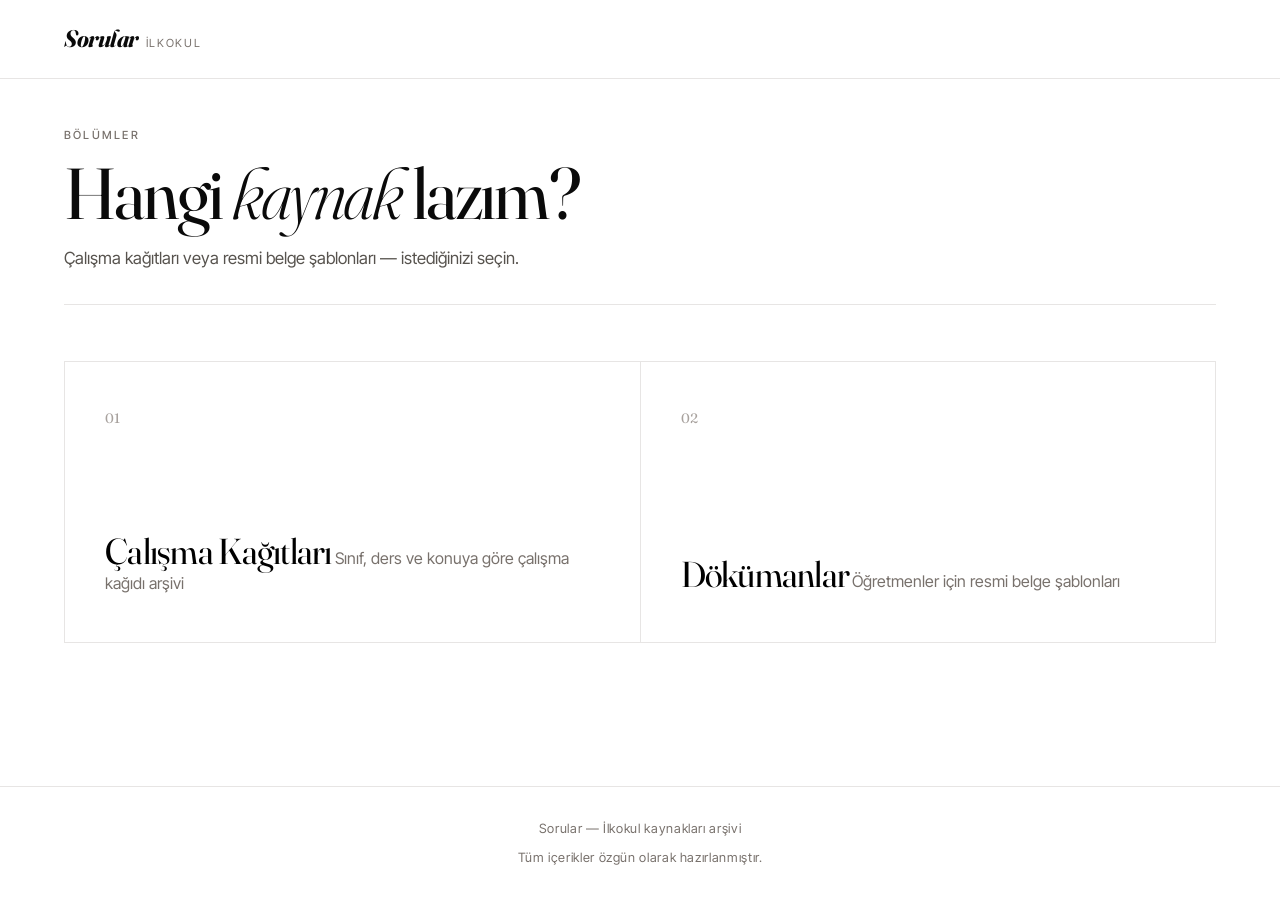
<file: index.html>
<!DOCTYPE html>
<html lang="tr">
<head>
  <meta charset="UTF-8">
  <meta name="viewport" content="width=device-width, initial-scale=1.0">
  <meta name="description" content="İlkokul öğretmenleri için çalışma kağıtları ve resmi belge şablonları arşivi.">
  <meta name="theme-color" content="#0a0a0a">
  <link rel="manifest" href="manifest.json">
  <link rel="icon" type="image/svg+xml" href="icons/favicon.svg">
  <title>Sorular — İlkokul kaynakları</title>
  <link rel="stylesheet" href="css/stil.css">
</head>
<body>
  <header class="ust-bar">
    <div class="ust-bar-icerik">
      <a href="index.html" class="logo">Sorular<span class="logo-alt">İlkokul</span></a>
    </div>
  </header>

  <main class="ana">
    <div class="sayfa-baslik">
      <div class="kucuk-etiket" id="sayfa-etiket">Bölümler</div>
      <h1 class="buyuk-baslik" id="sayfa-baslik">
        Hangi <em>kaynak</em> lazım?
      </h1>
      <p class="alt-baslik" id="sayfa-alt-baslik">
        Çalışma kağıtları veya resmi belge şablonları — istediğinizi seçin.
      </p>
    </div>

    <div class="kart-grid kolon-2" id="kart-kapsayici">
      <div class="yukleniyor">Yükleniyor…</div>
    </div>
  </main>

  <footer class="alt-bilgi">
    <div class="alt-bilgi-icerik">
      <p>Sorular — İlkokul kaynakları arşivi</p>
      <p>Tüm içerikler özgün olarak hazırlanmıştır.</p>
    </div>
  </footer>

  <script src="js/uygulama.js"></script>
  <script>anaSayfayiYukle();</script>
  <!-- Cloudflare Web Analytics --><script defer src='https://static.cloudflareinsights.com/beacon.min.js' data-cf-beacon='{"token": "ec6e29afdb5e4013ab05e519f7149c2c"}'></script><!-- End Cloudflare Web Analytics -->
</body>
</html>
</file>
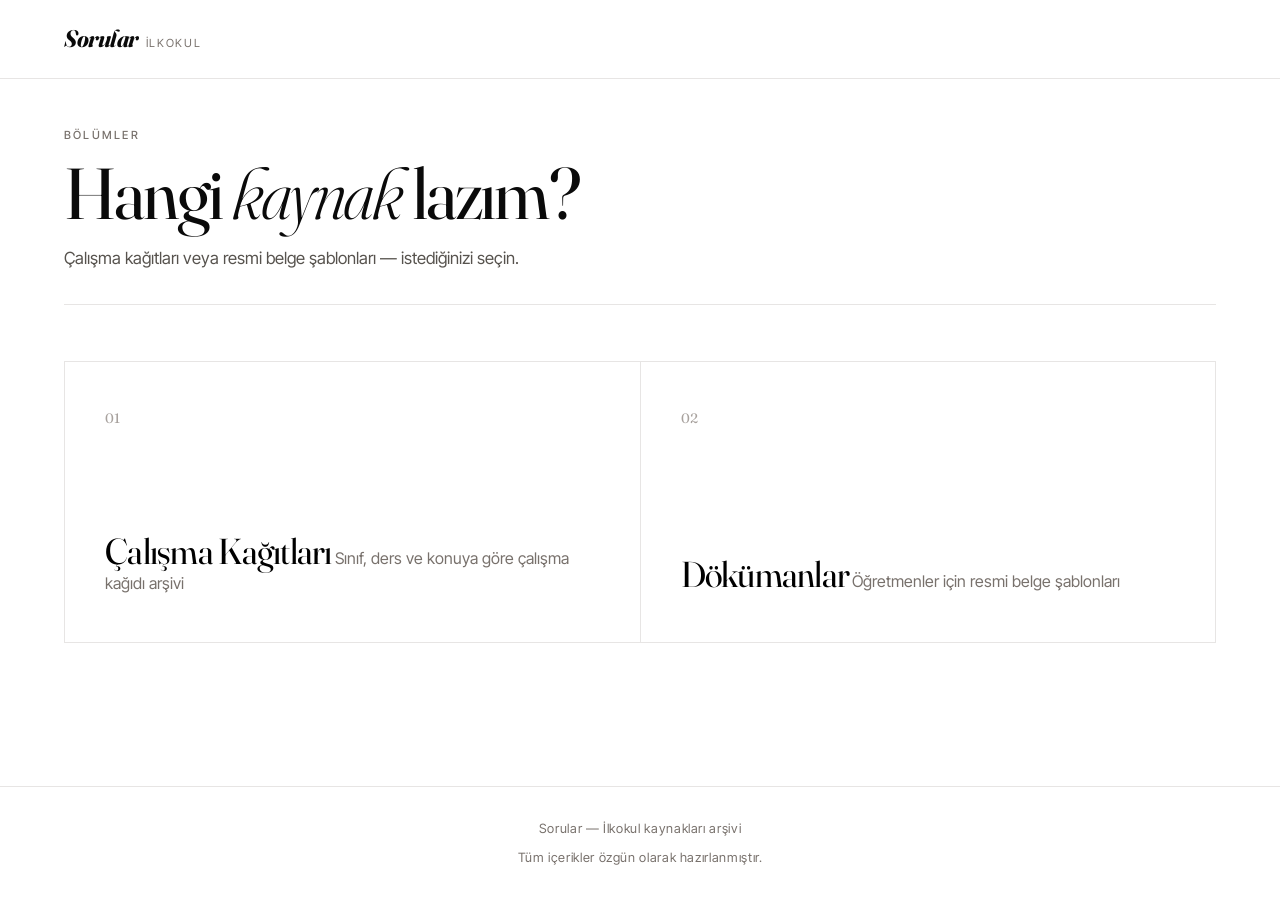
<file: alt-konu.html>
<!DOCTYPE html>
<html lang="tr">
<head>
  <meta charset="UTF-8">
  <meta name="viewport" content="width=device-width, initial-scale=1.0">
  <meta name="theme-color" content="#0a0a0a">
  <link rel="manifest" href="manifest.json">
  <link rel="icon" type="image/svg+xml" href="icons/favicon.svg">
  <title>Alt Konu — Kağıt</title>
  <link rel="stylesheet" href="css/stil.css">
</head>
<body>
  <header class="ust-bar">
    <div class="ust-bar-icerik">
      <a href="index.html" class="logo">Sorular<span class="logo-alt">İlkokul</span></a>
    </div>
  </header>

  <main class="ana">
    <a href="index.html" class="geri" id="geri-link">Konulara dön</a>

    <div class="sayfa-baslik">
      <div class="kucuk-etiket" id="sayfa-etiket">Alt Konular</div>
      <h1 class="buyuk-baslik" id="sayfa-baslik"><em>Yükleniyor…</em></h1>
      <p class="alt-baslik" id="sayfa-alt-baslik"></p>
    </div>

    <div class="kart-grid kolon-3" id="kart-kapsayici">
      <div class="yukleniyor">Yükleniyor…</div>
    </div>
  </main>

  <footer class="alt-bilgi">
    <div class="alt-bilgi-icerik">
      <p>Sorular — İlkokul çalışma kağıtları arşivi</p>
    </div>
  </footer>

  <script src="js/uygulama.js"></script>
  <script>altKonuSayfasiniYukle();</script>
</body>
</html>
</file>
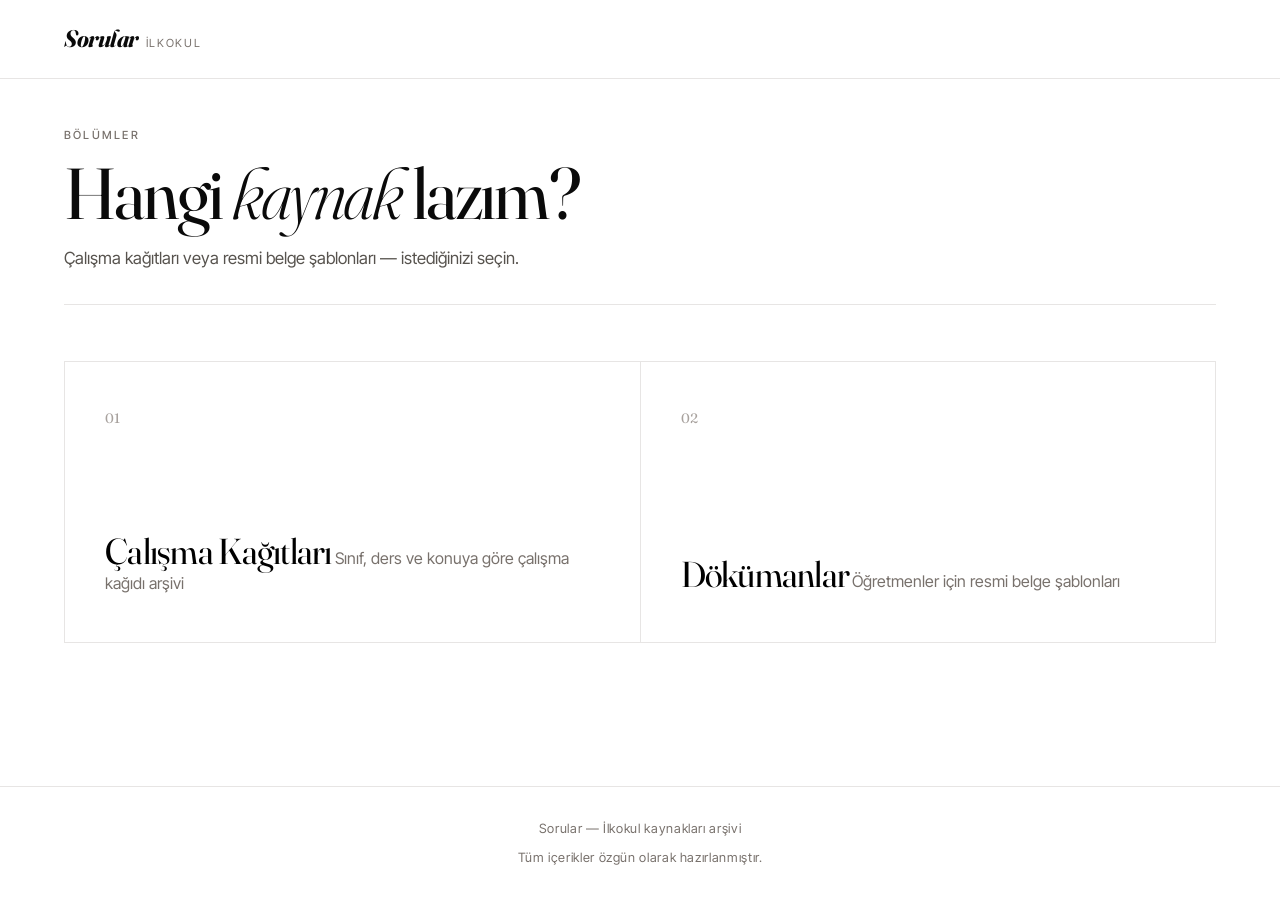
<file: ders.html>
<!DOCTYPE html>
<html lang="tr">
<head>
  <meta charset="UTF-8">
  <meta name="viewport" content="width=device-width, initial-scale=1.0">
  <meta name="theme-color" content="#0a0a0a">
  <link rel="manifest" href="manifest.json">
  <link rel="icon" type="image/svg+xml" href="icons/favicon.svg">
  <title>Ders — Kağıt</title>
  <link rel="stylesheet" href="css/stil.css">
</head>
<body>
  <header class="ust-bar">
    <div class="ust-bar-icerik">
      <a href="index.html" class="logo">Sorular<span class="logo-alt">İlkokul</span></a>
    </div>
  </header>

  <main class="ana">
    <a href="index.html" class="geri" id="geri-link">Derslere dön</a>

    <div class="sayfa-baslik">
      <div class="kucuk-etiket" id="sayfa-etiket">Konular</div>
      <h1 class="buyuk-baslik" id="sayfa-baslik"><em>Yükleniyor…</em></h1>
      <p class="alt-baslik" id="sayfa-alt-baslik"></p>
    </div>

    <div class="kart-grid kolon-3" id="kart-kapsayici">
      <div class="yukleniyor">Yükleniyor…</div>
    </div>
  </main>

  <footer class="alt-bilgi">
    <div class="alt-bilgi-icerik">
      <p>Kağıt — İlkokul çalışma kağıtları arşivi</p>
    </div>
  </footer>

  <script src="js/uygulama.js"></script>
  <script>dersSayfasiniYukle();</script>
</body>
</html>
</file>
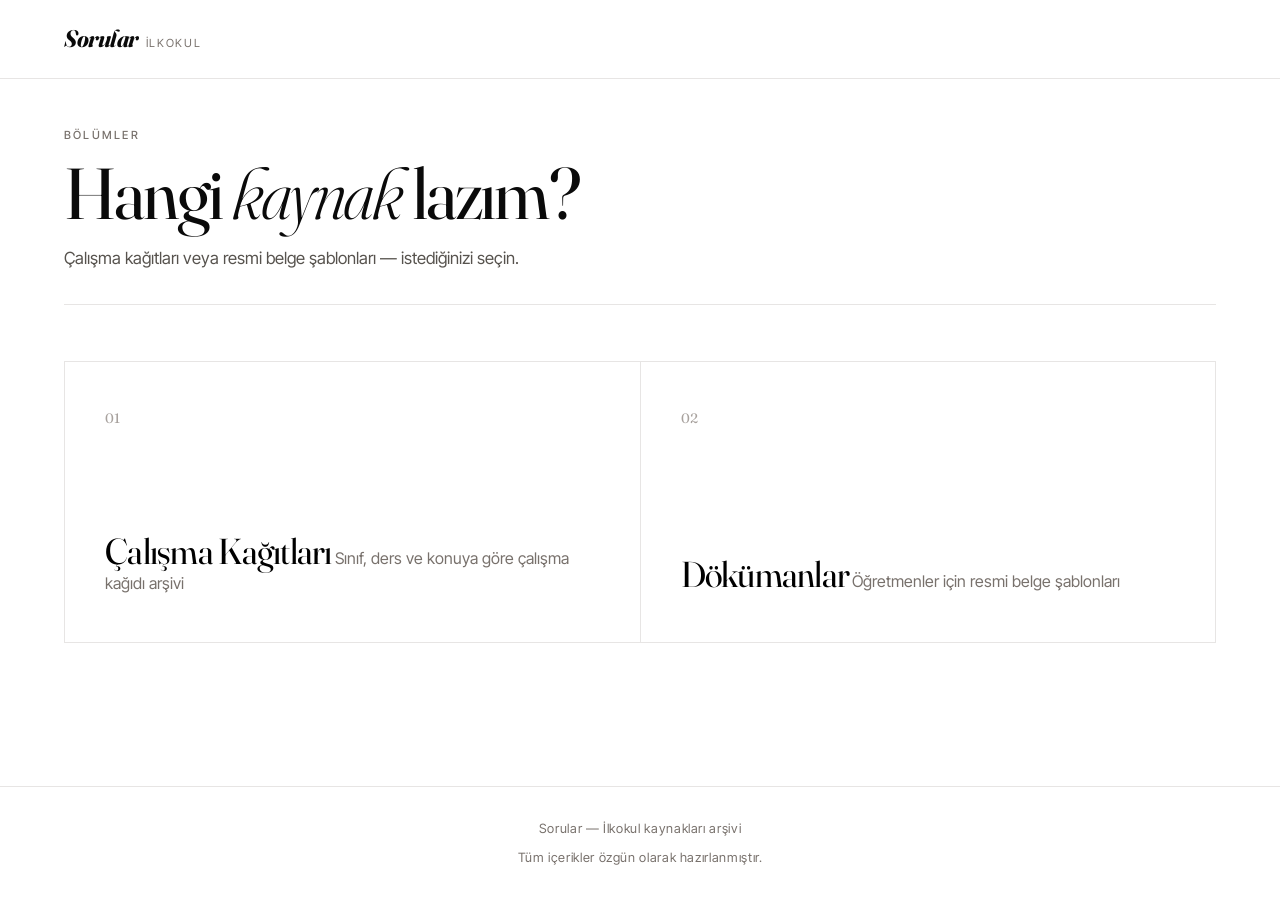
<file: dokuman-ders.html>
<!DOCTYPE html>
<html lang="tr">
<head>
  <meta charset="UTF-8">
  <meta name="viewport" content="width=device-width, initial-scale=1.0">
  <meta name="theme-color" content="#0a0a0a">
  <link rel="manifest" href="manifest.json">
  <link rel="icon" type="image/svg+xml" href="icons/favicon.svg">
  <title>Dersler — Sorular</title>
  <link rel="stylesheet" href="css/stil.css">
</head>
<body>
  <header class="ust-bar">
    <div class="ust-bar-icerik">
      <a href="index.html" class="logo">Sorular<span class="logo-alt">İlkokul</span></a>
    </div>
  </header>

  <main class="ana">
    <a href="index.html" class="geri" id="geri-link">Sınıflara dön</a>

    <div class="sayfa-baslik">
      <div class="kucuk-etiket" id="sayfa-etiket">Dersler</div>
      <h1 class="buyuk-baslik" id="sayfa-baslik"><em>Yükleniyor…</em></h1>
      <p class="alt-baslik" id="sayfa-alt-baslik"></p>
    </div>

    <div class="kart-grid kolon-4" id="kart-kapsayici">
      <div class="yukleniyor">Yükleniyor…</div>
    </div>
  </main>

  <footer class="alt-bilgi">
    <div class="alt-bilgi-icerik">
      <p>Sorular — İlkokul kaynakları arşivi</p>
    </div>
  </footer>

  <script src="js/uygulama.js"></script>
  <script>dokumanDersSayfasiniYukle();</script>
</body>
</html>
</file>
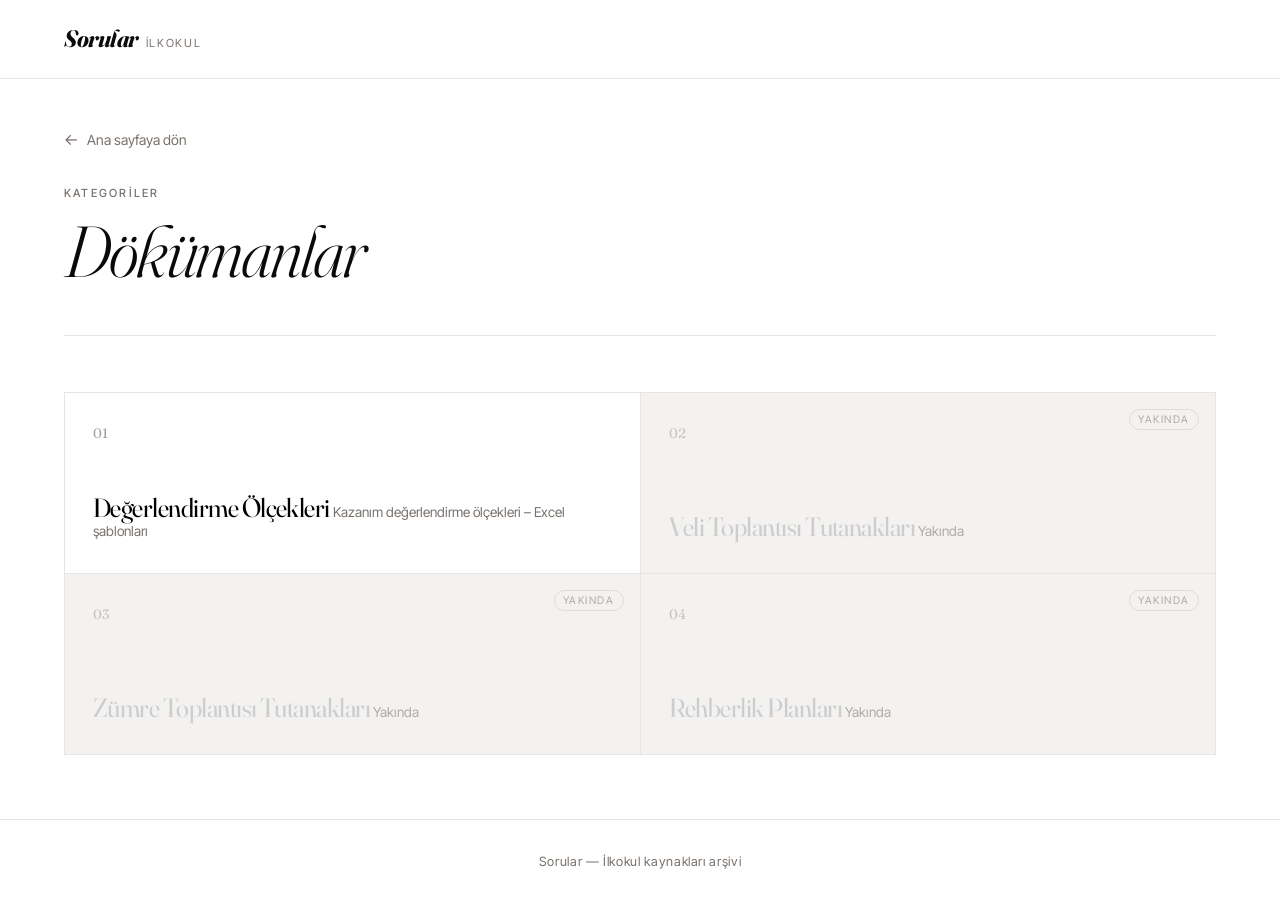
<file: dokuman-kategoriler.html>
<!DOCTYPE html>
<html lang="tr">
<head>
  <meta charset="UTF-8">
  <meta name="viewport" content="width=device-width, initial-scale=1.0">
  <meta name="theme-color" content="#0a0a0a">
  <link rel="manifest" href="manifest.json">
  <link rel="icon" type="image/svg+xml" href="icons/favicon.svg">
  <title>Dökümanlar — Sorular</title>
  <link rel="stylesheet" href="css/stil.css">
</head>
<body>
  <header class="ust-bar">
    <div class="ust-bar-icerik">
      <a href="index.html" class="logo">Sorular<span class="logo-alt">İlkokul</span></a>
    </div>
  </header>

  <main class="ana">
    <a href="index.html" class="geri" id="geri-link">Ana sayfaya dön</a>

    <div class="sayfa-baslik">
      <div class="kucuk-etiket" id="sayfa-etiket">Kategoriler</div>
      <h1 class="buyuk-baslik" id="sayfa-baslik"><em>Yükleniyor…</em></h1>
      <p class="alt-baslik" id="sayfa-alt-baslik"></p>
    </div>

    <div class="kart-grid kolon-2" id="kart-kapsayici">
      <div class="yukleniyor">Yükleniyor…</div>
    </div>
  </main>

  <footer class="alt-bilgi">
    <div class="alt-bilgi-icerik">
      <p>Sorular — İlkokul kaynakları arşivi</p>
    </div>
  </footer>

  <script src="js/uygulama.js"></script>
  <script>dokumanKategoriSayfasiniYukle();</script>
</body>
</html>
</file>
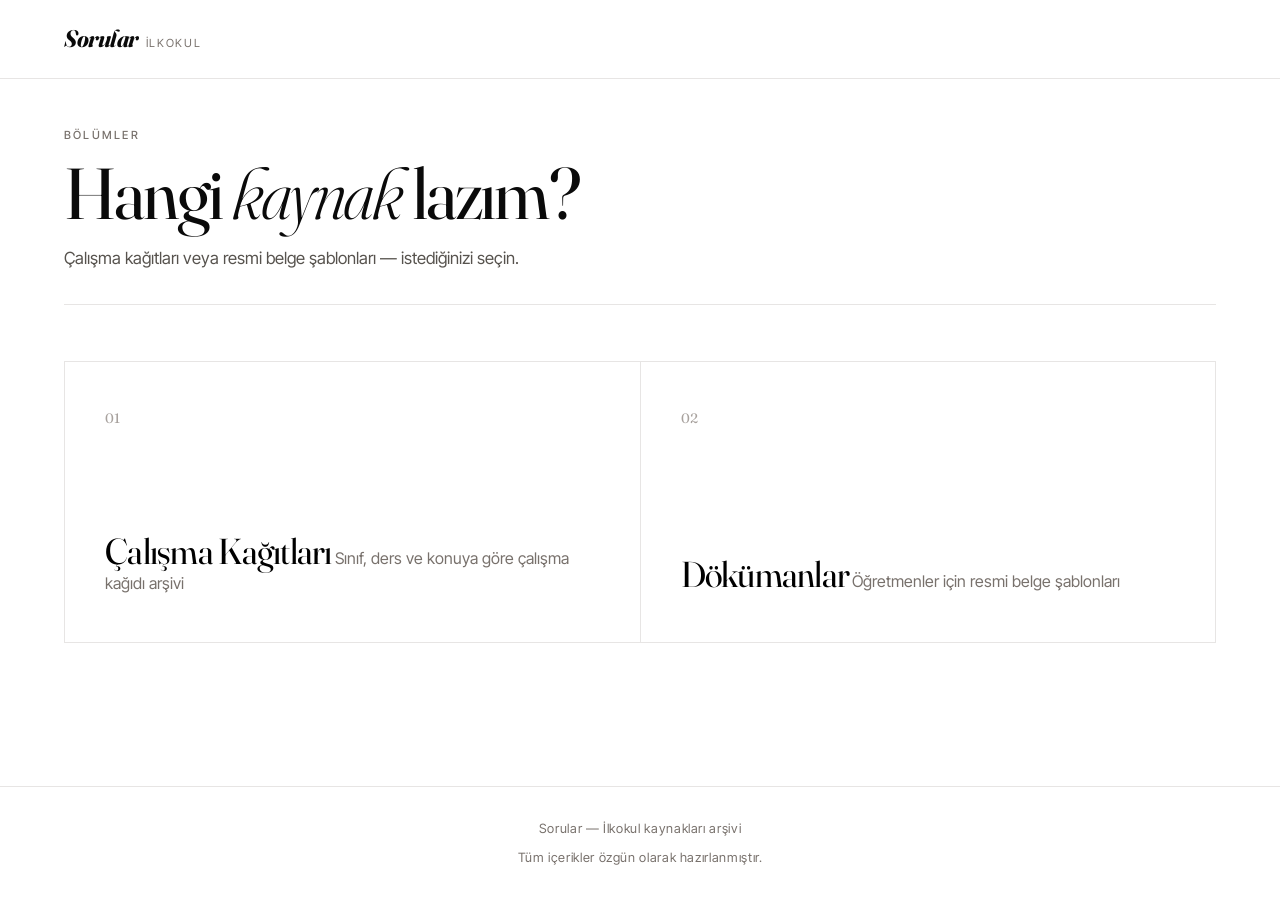
<file: dokuman-sablon.html>
<!DOCTYPE html>
<html lang="tr">
<head>
  <meta charset="UTF-8">
  <meta name="viewport" content="width=device-width, initial-scale=1.0">
  <meta name="theme-color" content="#0a0a0a">
  <link rel="manifest" href="manifest.json">
  <link rel="icon" type="image/svg+xml" href="icons/favicon.svg">
  <title>Şablonlar — Sorular</title>
  <link rel="stylesheet" href="css/stil.css">
</head>
<body>
  <header class="ust-bar">
    <div class="ust-bar-icerik">
      <a href="index.html" class="logo">Sorular<span class="logo-alt">İlkokul</span></a>
    </div>
  </header>

  <main class="ana">
    <a href="index.html" class="geri" id="geri-link">Derslere dön</a>

    <div class="sayfa-baslik">
      <div class="kucuk-etiket" id="sayfa-etiket">Şablonlar</div>
      <h1 class="buyuk-baslik" id="sayfa-baslik"><em>Yükleniyor…</em></h1>
      <p class="alt-baslik" id="sayfa-alt-baslik"></p>
    </div>

    <div class="kart-grid kolon-3" id="kart-kapsayici">
      <div class="yukleniyor">Yükleniyor…</div>
    </div>

    <div id="rehber-bolum" style="display: none; margin-top: 5rem;">
      <div class="rehber-baslik">
        <div class="kucuk-etiket">Nasıl Kullanılır?</div>
        <h2 class="rehber-h2">3 Adımda <em>Kazanım Ölçeği</em></h2>
        <p class="alt-baslik">Excel'i indirin, aşağıdaki adımları izleyin.</p>
      </div>

      <div class="rehber-adimlar">
        <figure class="rehber-adim">
          <img src="img/rehber/adim-1-bilgiler.png" alt="1. Adım: Bilgileri doldur" loading="lazy">
          <figcaption>
            <span class="adim-numara">01</span>
            <strong>Bilgileri doldurun</strong>
            <span>Excel'i açtığınızda 'Bilgiler' sekmesinde mavi alanlara okul adınızı, sınıfınızı, isminizi yazın.</span>
          </figcaption>
        </figure>

        <figure class="rehber-adim">
          <img src="img/rehber/adim-2-eokul.png" alt="2. Adım: e-Okul'da işaretle ve kopyala" loading="lazy">
          <figcaption>
            <span class="adim-numara">02</span>
            <strong>e-Okul'da işaretleyin ve kopyalayın</strong>
            <span>Her öğrencinin seviyesini işaretleyin (Çok İyi / İyi / Yeterli / Geliştirilmeli). Sonra tüm tabloyu seçip CTRL+C ile kopyalayın.</span>
          </figcaption>
        </figure>

        <figure class="rehber-adim">
          <img src="img/rehber/adim-3-yapistir.png" alt="3. Adım: Excel'e yapıştır" loading="lazy">
          <figcaption>
            <span class="adim-numara">03</span>
            <strong>Excel'e yapıştırın</strong>
            <span>'Öğrenci Listesi' sekmesine geçin. İlk satırın 'NO' altındaki sarı kutuya CTRL+V ile yapıştırın. Otomatik olarak 'Ölçek' sayfası dolacak.</span>
          </figcaption>
        </figure>
      </div>

      <div class="rehber-not">
        <strong>Not:</strong> Excel her açıldığında veya F9 tuşuna basıldığında, kazanım puanları seviyeye göre rastgele yeniden dağıtılır.
        Ortalama ve seviye otomatik hesaplanır. Yatay A4 tek sayfaya sığacak şekilde tasarlanmıştır.
      </div>
    </div>

  </main>

  <footer class="alt-bilgi">
    <div class="alt-bilgi-icerik">
      <p>Sorular — İlkokul kaynakları arşivi</p>
    </div>
  </footer>

  <script src="js/uygulama.js"></script>
  <script>dokumanSablonSayfasiniYukle();</script>
</body>
</html>
</file>
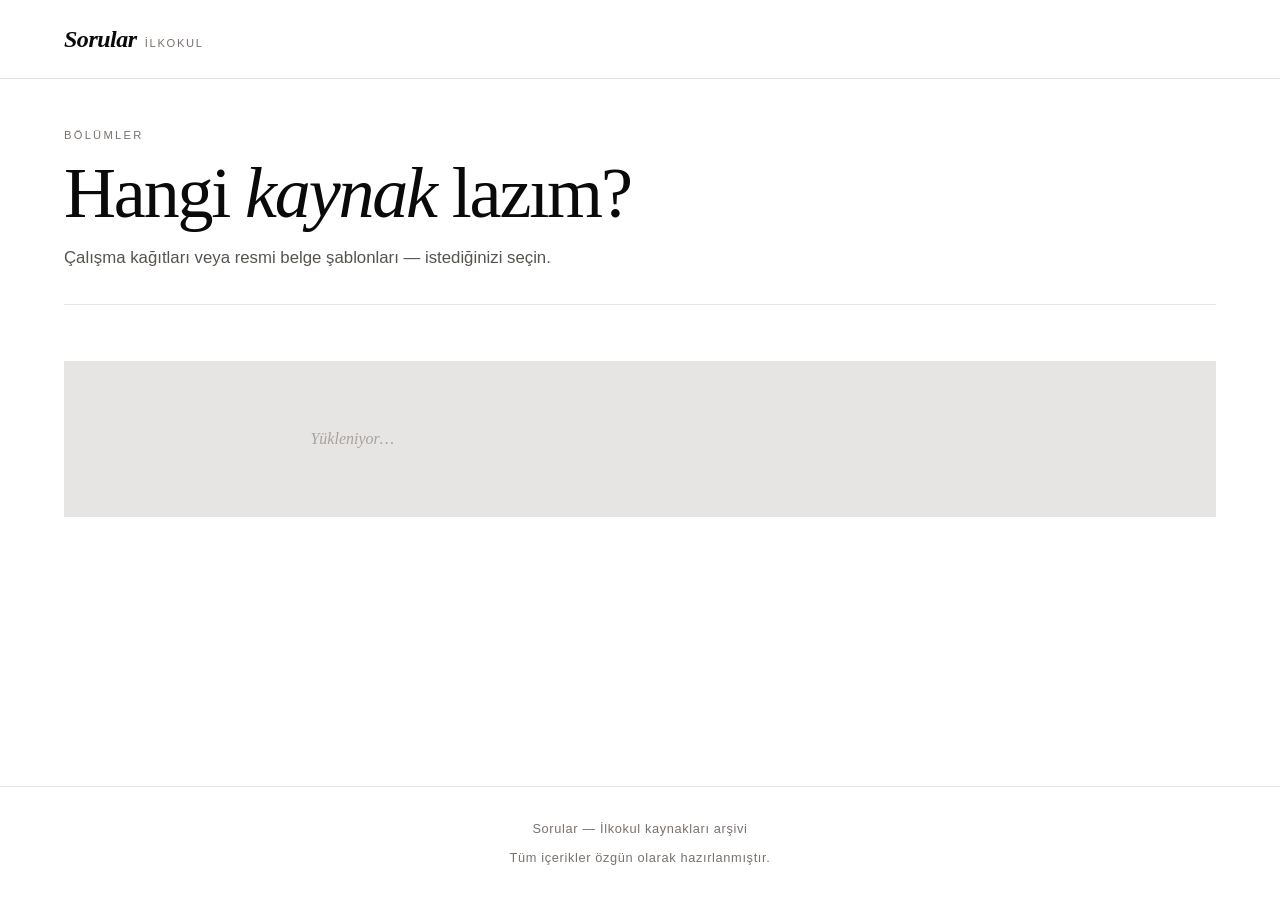
<file: dokuman-sinif.html>
<!DOCTYPE html>
<html lang="tr">
<head>
  <meta charset="UTF-8">
  <meta name="viewport" content="width=device-width, initial-scale=1.0">
  <meta name="theme-color" content="#0a0a0a">
  <link rel="manifest" href="manifest.json">
  <link rel="icon" type="image/svg+xml" href="icons/favicon.svg">
  <title>Sınıflar — Sorular</title>
  <link rel="stylesheet" href="css/stil.css">
</head>
<body>
  <header class="ust-bar">
    <div class="ust-bar-icerik">
      <a href="index.html" class="logo">Sorular<span class="logo-alt">İlkokul</span></a>
    </div>
  </header>

  <main class="ana">
    <a href="dokuman-kategoriler.html" class="geri" id="geri-link">Kategorilere dön</a>

    <div class="sayfa-baslik">
      <div class="kucuk-etiket" id="sayfa-etiket">Sınıflar</div>
      <h1 class="buyuk-baslik" id="sayfa-baslik"><em>Yükleniyor…</em></h1>
      <p class="alt-baslik" id="sayfa-alt-baslik"></p>
    </div>

    <div class="kart-grid kolon-4" id="kart-kapsayici">
      <div class="yukleniyor">Yükleniyor…</div>
    </div>
  </main>

  <footer class="alt-bilgi">
    <div class="alt-bilgi-icerik">
      <p>Sorular — İlkokul kaynakları arşivi</p>
    </div>
  </footer>

  <script src="js/uygulama.js"></script>
  <script>dokumanSinifSayfasiniYukle();</script>
</body>
</html>
</file>
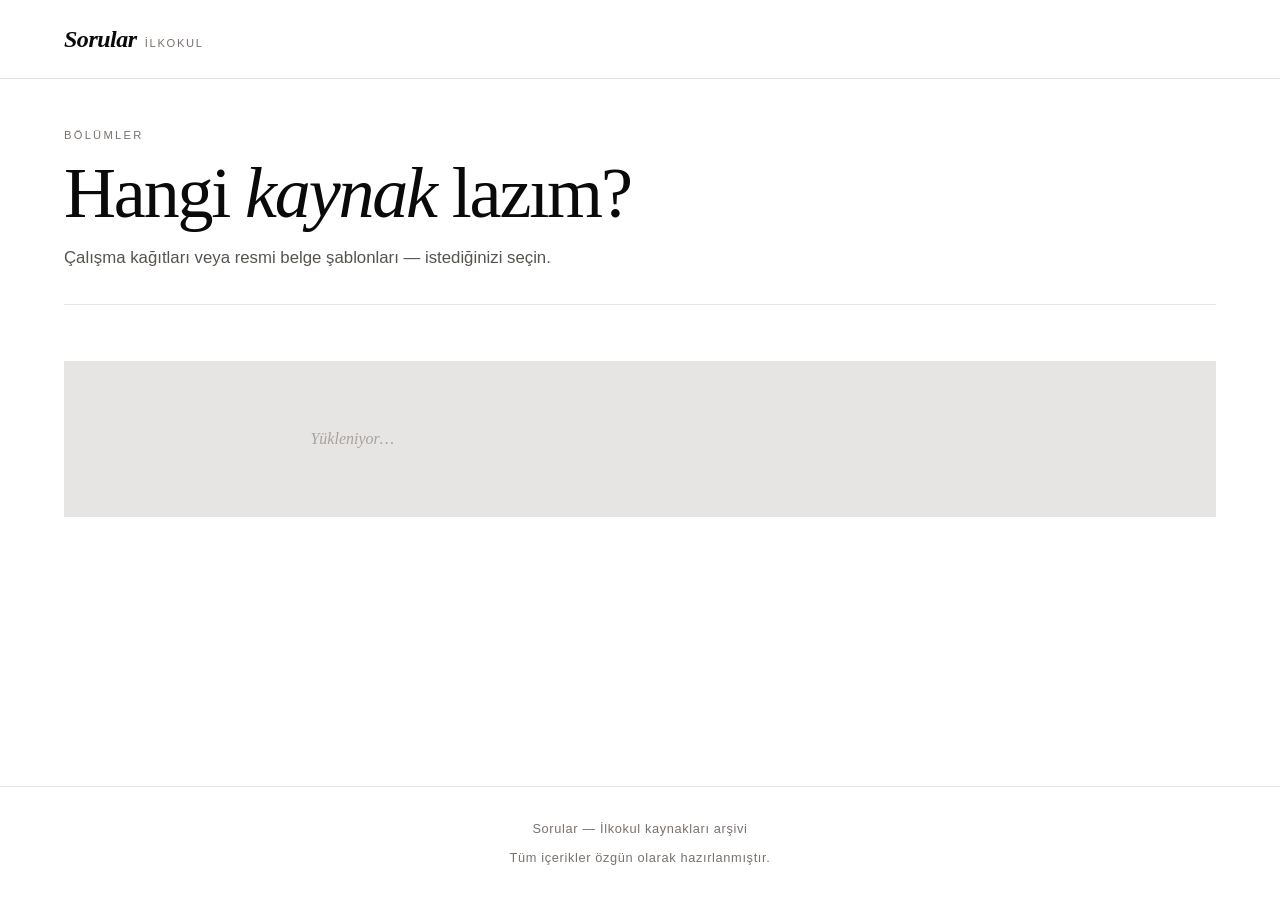
<file: konu.html>
<!DOCTYPE html>
<html lang="tr">
<head>
  <meta charset="UTF-8">
  <meta name="viewport" content="width=device-width, initial-scale=1.0">
  <meta name="theme-color" content="#0a0a0a">
  <link rel="manifest" href="manifest.json">
  <link rel="icon" type="image/svg+xml" href="icons/favicon.svg">
  <title>Konu — Kağıt</title>
  <link rel="stylesheet" href="css/stil.css">
</head>
<body>
  <header class="ust-bar">
    <div class="ust-bar-icerik">
      <a href="index.html" class="logo">Sorular<span class="logo-alt">İlkokul</span></a>
    </div>
  </header>

  <main class="ana">
    <a href="index.html" class="geri" id="geri-link">Konulara dön</a>

    <div class="sayfa-baslik">
      <div class="kucuk-etiket" id="sayfa-etiket">Çalışma Kağıtları</div>
      <h1 class="buyuk-baslik" id="sayfa-baslik"><em>Yükleniyor…</em></h1>
      <p class="alt-baslik" id="sayfa-alt-baslik"></p>
    </div>

    <div class="kart-grid kolon-3" id="kart-kapsayici">
      <div class="yukleniyor">Yükleniyor…</div>
    </div>
  </main>

  <footer class="alt-bilgi">
    <div class="alt-bilgi-icerik">
      <p>Kağıt — İlkokul çalışma kağıtları arşivi</p>
    </div>
  </footer>

  <script src="js/uygulama.js"></script>
  <script>konuSayfasiniYukle();</script>
</body>
</html>
</file>
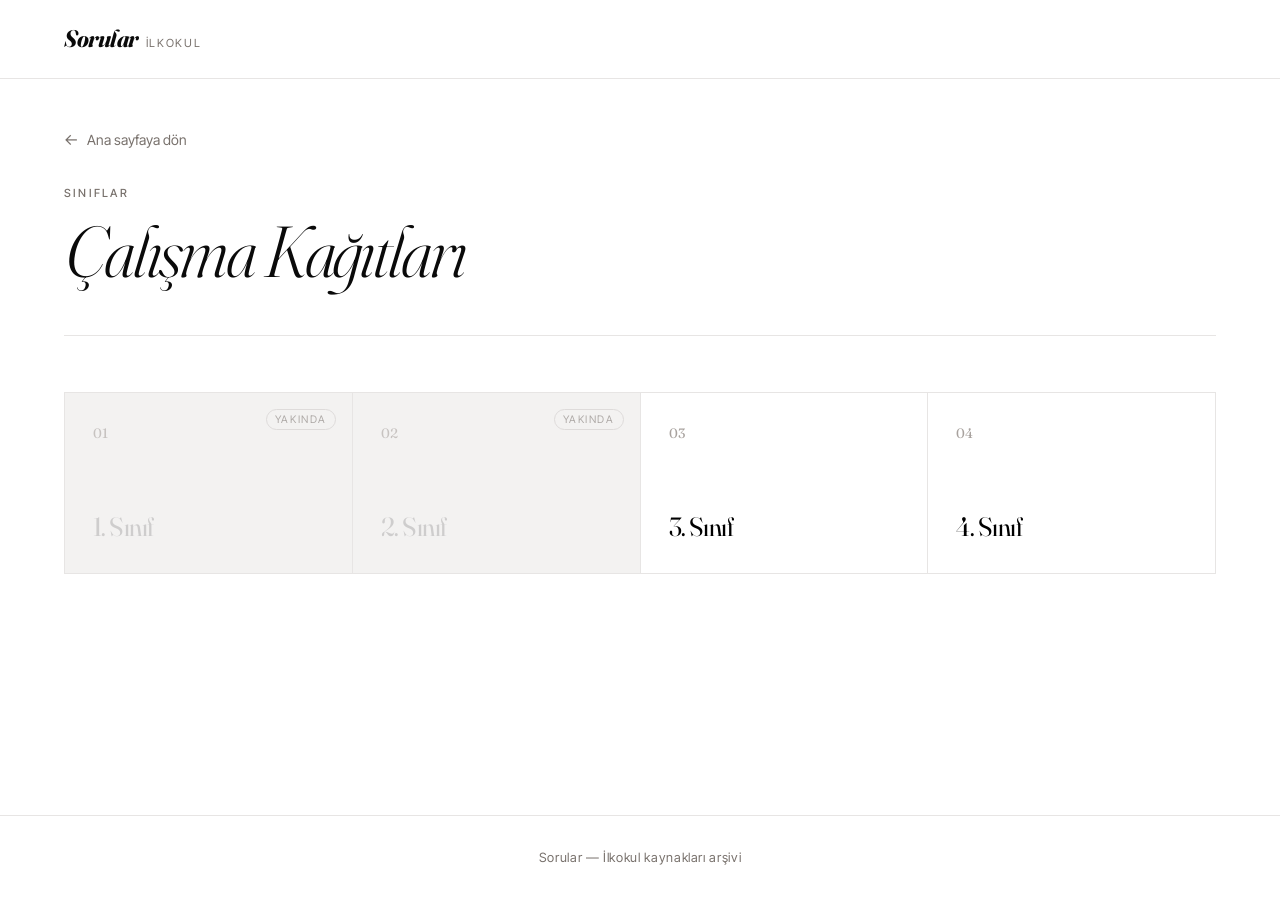
<file: sinif.html>
<!DOCTYPE html>
<html lang="tr">
<head>
  <meta charset="UTF-8">
  <meta name="viewport" content="width=device-width, initial-scale=1.0">
  <meta name="theme-color" content="#0a0a0a">
  <link rel="manifest" href="manifest.json">
  <link rel="icon" type="image/svg+xml" href="icons/favicon.svg">
  <title>Çalışma Kağıtları — Sorular</title>
  <link rel="stylesheet" href="css/stil.css">
</head>
<body>
  <header class="ust-bar">
    <div class="ust-bar-icerik">
      <a href="index.html" class="logo">Sorular<span class="logo-alt">İlkokul</span></a>
    </div>
  </header>

  <main class="ana">
    <a href="index.html" class="geri" id="geri-link">Ana sayfaya dön</a>

    <div class="sayfa-baslik">
      <div class="kucuk-etiket" id="sayfa-etiket">Sınıflar</div>
      <h1 class="buyuk-baslik" id="sayfa-baslik"><em>Yükleniyor…</em></h1>
      <p class="alt-baslik" id="sayfa-alt-baslik"></p>
    </div>

    <div class="kart-grid kolon-4" id="kart-kapsayici">
      <div class="yukleniyor">Yükleniyor…</div>
    </div>
  </main>

  <footer class="alt-bilgi">
    <div class="alt-bilgi-icerik">
      <p>Sorular — İlkokul kaynakları arşivi</p>
    </div>
  </footer>

  <script src="js/uygulama.js"></script>
  <script>sinifSayfasiniYukle();</script>
</body>
</html>
</file>
<file: css/stil.css>
/* === KAĞIT - Stil Dosyası === */
/* Editorial, refined, siyah-beyaz */

@import url('https://fonts.googleapis.com/css2?family=Fraunces:opsz,wght@9..144,300;9..144,400;9..144,500;9..144,600;9..144,700;9..144,800&family=Inter+Tight:wght@300;400;500;600;700&display=swap');

:root {
  --siyah: #0a0a0a;
  --beyaz: #ffffff;
  --gri-100: #f5f5f4;
  --gri-200: #e7e5e4;
  --gri-300: #d6d3d1;
  --gri-400: #a8a29e;
  --gri-500: #78716c;
  --gri-600: #57534e;
  --gri-700: #44403c;
  --gri-800: #292524;
  --gri-900: #1c1917;

  --font-baslik: 'Fraunces', Georgia, serif;
  --font-govde: 'Inter Tight', -apple-system, sans-serif;

  --gecis: 0.4s cubic-bezier(0.16, 1, 0.3, 1);
  --gecis-hizli: 0.2s ease-out;
}

* {
  margin: 0;
  padding: 0;
  box-sizing: border-box;
}

html {
  -webkit-font-smoothing: antialiased;
  -moz-osx-font-smoothing: grayscale;
}

body {
  font-family: var(--font-govde);
  background: var(--beyaz);
  color: var(--siyah);
  line-height: 1.6;
  min-height: 100vh;
  display: flex;
  flex-direction: column;
}

a {
  color: inherit;
  text-decoration: none;
}

button {
  font-family: inherit;
  cursor: pointer;
  border: none;
  background: none;
}

/* === Üst Bar === */
.ust-bar {
  border-bottom: 1px solid var(--gri-200);
  padding: 1.25rem 0;
  position: sticky;
  top: 0;
  background: rgba(255, 255, 255, 0.85);
  backdrop-filter: blur(12px);
  -webkit-backdrop-filter: blur(12px);
  z-index: 100;
}

.ust-bar-icerik {
  max-width: 1200px;
  margin: 0 auto;
  padding: 0 1.5rem;
  display: flex;
  align-items: center;
  justify-content: space-between;
}

.logo {
  font-family: var(--font-baslik);
  font-weight: 700;
  font-size: 1.5rem;
  font-style: italic;
  letter-spacing: -0.02em;
  font-variation-settings: 'opsz' 144;
}

.logo-alt {
  font-family: var(--font-govde);
  font-size: 0.7rem;
  font-weight: 400;
  letter-spacing: 0.15em;
  text-transform: uppercase;
  color: var(--gri-500);
  margin-left: 0.5rem;
  font-style: normal;
}

/* === Ana Bölüm === */
.ana {
  flex: 1;
  max-width: 1200px;
  margin: 0 auto;
  width: 100%;
  padding: 3rem 1.5rem 4rem;
}

/* === Geri Butonu === */
.geri {
  display: inline-flex;
  align-items: center;
  gap: 0.5rem;
  font-size: 0.875rem;
  color: var(--gri-500);
  margin-bottom: 2rem;
  transition: color var(--gecis-hizli);
}

.geri:hover {
  color: var(--siyah);
}

.geri::before {
  content: '←';
  font-size: 1rem;
}

/* === Sayfa Başlığı === */
.sayfa-baslik {
  margin-bottom: 3.5rem;
  padding-bottom: 2rem;
  border-bottom: 1px solid var(--gri-200);
}

.kucuk-etiket {
  font-size: 0.7rem;
  font-weight: 500;
  letter-spacing: 0.2em;
  text-transform: uppercase;
  color: var(--gri-500);
  margin-bottom: 0.75rem;
}

.buyuk-baslik {
  font-family: var(--font-baslik);
  font-size: clamp(2.5rem, 6vw, 4.5rem);
  font-weight: 400;
  line-height: 1;
  letter-spacing: -0.03em;
  font-variation-settings: 'opsz' 144;
}

.buyuk-baslik em {
  font-style: italic;
  font-weight: 300;
}

.alt-baslik {
  margin-top: 1rem;
  font-size: 1.05rem;
  color: var(--gri-600);
  max-width: 600px;
}

/* === Kartlar Grid === */
.kart-grid {
  display: grid;
  gap: 1px;
  background: var(--gri-200);
  border: 1px solid var(--gri-200);
}

.kart-grid.kolon-2 {
  grid-template-columns: repeat(2, 1fr);
}

.kart-grid.kolon-3 {
  grid-template-columns: repeat(3, 1fr);
}

.kart-grid.kolon-4 {
  grid-template-columns: repeat(4, 1fr);
}

@media (max-width: 768px) {
  .kart-grid.kolon-3,
  .kart-grid.kolon-4 {
    grid-template-columns: repeat(2, 1fr);
  }
}

@media (max-width: 480px) {
  .kart-grid.kolon-2,
  .kart-grid.kolon-3,
  .kart-grid.kolon-4 {
    grid-template-columns: 1fr;
  }
}

/* === Tek Kart === */
.kart {
  background: var(--beyaz);
  padding: 2rem 1.75rem;
  display: flex;
  flex-direction: column;
  justify-content: space-between;
  min-height: 180px;
  position: relative;
  transition: background var(--gecis-hizli);
  cursor: pointer;
  text-align: left;
  width: 100%;
}

.kart:hover:not(.kart-pasif) {
  background: var(--siyah);
  color: var(--beyaz);
}

.kart-numara {
  font-family: var(--font-baslik);
  font-size: 0.85rem;
  color: var(--gri-400);
  font-variant-numeric: tabular-nums;
}

.kart:hover:not(.kart-pasif) .kart-numara {
  color: var(--gri-500);
}

.kart-baslik {
  font-family: var(--font-baslik);
  font-size: 1.65rem;
  font-weight: 400;
  letter-spacing: -0.02em;
  line-height: 1.1;
  margin-top: auto;
  font-variation-settings: 'opsz' 144;
}

.kart-aciklama {
  font-size: 0.85rem;
  color: var(--gri-500);
  margin-top: 0.5rem;
  line-height: 1.4;
}

.kart:hover:not(.kart-pasif) .kart-aciklama {
  color: var(--gri-400);
}

/* === REHBER BÖLÜMÜ === */
.rehber-baslik {
  text-align: center;
  margin-bottom: 3rem;
  padding-top: 4rem;
  border-top: 1px solid var(--gri-200);
}

.rehber-h2 {
  font-family: var(--font-serif);
  font-size: clamp(2.5rem, 5vw, 4rem);
  font-weight: 400;
  letter-spacing: -0.02em;
  margin: 1rem 0 0.5rem;
  line-height: 1.05;
}

.rehber-h2 em {
  font-style: italic;
  font-weight: 400;
}

.rehber-adimlar {
  display: grid;
  grid-template-columns: 1fr;
  gap: 4rem;
  margin: 3rem 0;
}

.rehber-adim {
  margin: 0;
  display: grid;
  grid-template-columns: 1fr 1fr;
  gap: 3rem;
  align-items: start;
}

.rehber-adim:nth-child(even) {
  grid-template-columns: 1fr 1fr;
  direction: rtl;
}

.rehber-adim:nth-child(even) > * {
  direction: ltr;
}

.rehber-adim img {
  width: 100%;
  height: auto;
  border: 1px solid var(--gri-200);
  border-radius: 4px;
  box-shadow: 0 8px 32px rgba(0, 0, 0, 0.06);
}

.rehber-adim figcaption {
  display: flex;
  flex-direction: column;
  gap: 0.75rem;
  padding-top: 2rem;
}

.rehber-adim .adim-numara {
  font-family: var(--font-serif);
  font-size: 4rem;
  font-style: italic;
  color: var(--gri-300);
  line-height: 1;
  margin-bottom: 0.5rem;
}

.rehber-adim figcaption strong {
  font-family: var(--font-serif);
  font-size: 2rem;
  font-weight: 400;
  letter-spacing: -0.01em;
  line-height: 1.2;
}

.rehber-adim figcaption span:not(.adim-numara) {
  font-size: 1.05rem;
  line-height: 1.6;
  color: var(--gri-600);
}

.rehber-not {
  background: var(--gri-50);
  border-left: 3px solid var(--gri-900);
  padding: 1.5rem 2rem;
  margin-top: 3rem;
  font-size: 0.95rem;
  line-height: 1.6;
  color: var(--gri-700);
}

.rehber-not strong {
  color: var(--gri-900);
  font-weight: 600;
}

@media (max-width: 768px) {
  .rehber-adim,
  .rehber-adim:nth-child(even) {
    grid-template-columns: 1fr;
    gap: 1.5rem;
    direction: ltr;
  }

  .rehber-adim figcaption {
    padding-top: 0;
  }

  .rehber-adim .adim-numara {
    font-size: 3rem;
  }

  .rehber-adim figcaption strong {
    font-size: 1.5rem;
  }
}

.kart-buyuk {
  min-height: 280px;
  padding: 3rem 2.5rem;
}

.kart-buyuk .kart-baslik {
  font-size: 2.25rem;
}

.kart-buyuk .kart-aciklama {
  font-size: 1rem;
  margin-top: 0.75rem;
}

@media (max-width: 768px) {
  .kart-buyuk {
    min-height: 200px;
    padding: 2rem 1.5rem;
  }
  .kart-buyuk .kart-baslik {
    font-size: 1.65rem;
  }
}

.kart-pasif {
  cursor: not-allowed;
  opacity: 0.5;
}

.kart-pasif::after {
  content: 'Yakında';
  position: absolute;
  top: 1rem;
  right: 1rem;
  font-size: 0.65rem;
  letter-spacing: 0.15em;
  text-transform: uppercase;
  color: var(--gri-500);
  border: 1px solid var(--gri-300);
  padding: 0.2rem 0.5rem;
  border-radius: 999px;
}

/* === PDF Kart (Konu sayfası) === */
.pdf-kart {
  background: var(--beyaz);
  padding: 1.75rem;
  display: flex;
  flex-direction: column;
  gap: 1rem;
  min-height: 200px;
  text-align: left;
  width: 100%;
  transition: background var(--gecis-hizli);
}

.pdf-kart:hover {
  background: var(--gri-100);
}

.pdf-ust {
  display: flex;
  justify-content: space-between;
  align-items: flex-start;
}

.pdf-numara {
  font-family: var(--font-baslik);
  font-size: 2rem;
  font-weight: 300;
  font-style: italic;
  font-variation-settings: 'opsz' 144;
  color: var(--siyah);
  line-height: 1;
}

.pdf-soru-sayi {
  font-size: 0.7rem;
  letter-spacing: 0.15em;
  text-transform: uppercase;
  color: var(--gri-500);
  border: 1px solid var(--gri-300);
  padding: 0.25rem 0.6rem;
  border-radius: 999px;
}

.pdf-baslik {
  font-family: var(--font-baslik);
  font-size: 1.15rem;
  font-weight: 500;
  line-height: 1.3;
  letter-spacing: -0.01em;
  margin-top: auto;
}

.pdf-indir {
  margin-top: 0.5rem;
  display: inline-flex;
  align-items: center;
  gap: 0.5rem;
  font-size: 0.85rem;
  font-weight: 500;
  color: var(--siyah);
  border-top: 1px solid var(--gri-200);
  padding-top: 1rem;
  transition: gap var(--gecis-hizli);
}

.pdf-indir::after {
  content: '↓';
  font-size: 1rem;
  transition: transform var(--gecis-hizli);
}

.pdf-kart:hover .pdf-indir {
  gap: 0.75rem;
}

.pdf-kart:hover .pdf-indir::after {
  transform: translateY(2px);
}

/* === Boş Durum === */
.bos-durum {
  text-align: center;
  padding: 5rem 2rem;
  color: var(--gri-500);
}

.bos-durum-baslik {
  font-family: var(--font-baslik);
  font-size: 1.5rem;
  color: var(--siyah);
  margin-bottom: 0.5rem;
  font-style: italic;
}

/* === Alt Bilgi === */
.alt-bilgi {
  border-top: 1px solid var(--gri-200);
  padding: 2rem 1.5rem;
  text-align: center;
  font-size: 0.8rem;
  color: var(--gri-500);
  letter-spacing: 0.05em;
}

.alt-bilgi-icerik {
  max-width: 1200px;
  margin: 0 auto;
}

.alt-bilgi p + p {
  margin-top: 0.5rem;
}

/* === Yükleniyor === */
.yukleniyor {
  text-align: center;
  padding: 4rem 2rem;
  color: var(--gri-400);
  font-style: italic;
  font-family: var(--font-baslik);
}

/* === Animasyonlar === */
@keyframes yumusak-giris {
  from {
    opacity: 0;
    transform: translateY(8px);
  }
  to {
    opacity: 1;
    transform: translateY(0);
  }
}

.kart, .pdf-kart {
  animation: yumusak-giris 0.5s cubic-bezier(0.16, 1, 0.3, 1) backwards;
}

.kart:nth-child(1), .pdf-kart:nth-child(1) { animation-delay: 0.05s; }
.kart:nth-child(2), .pdf-kart:nth-child(2) { animation-delay: 0.1s; }
.kart:nth-child(3), .pdf-kart:nth-child(3) { animation-delay: 0.15s; }
.kart:nth-child(4), .pdf-kart:nth-child(4) { animation-delay: 0.2s; }
.kart:nth-child(5), .pdf-kart:nth-child(5) { animation-delay: 0.25s; }
.kart:nth-child(6), .pdf-kart:nth-child(6) { animation-delay: 0.3s; }

/* === Mobil === */
@media (max-width: 768px) {
  .ana {
    padding: 2rem 1.25rem 3rem;
  }

  .sayfa-baslik {
    margin-bottom: 2.5rem;
    padding-bottom: 1.5rem;
  }

  .kart {
    padding: 1.5rem 1.25rem;
    min-height: 140px;
  }

  .kart-baslik {
    font-size: 1.35rem;
  }

  .pdf-kart {
    padding: 1.25rem;
    min-height: auto;
  }
}
</file>
